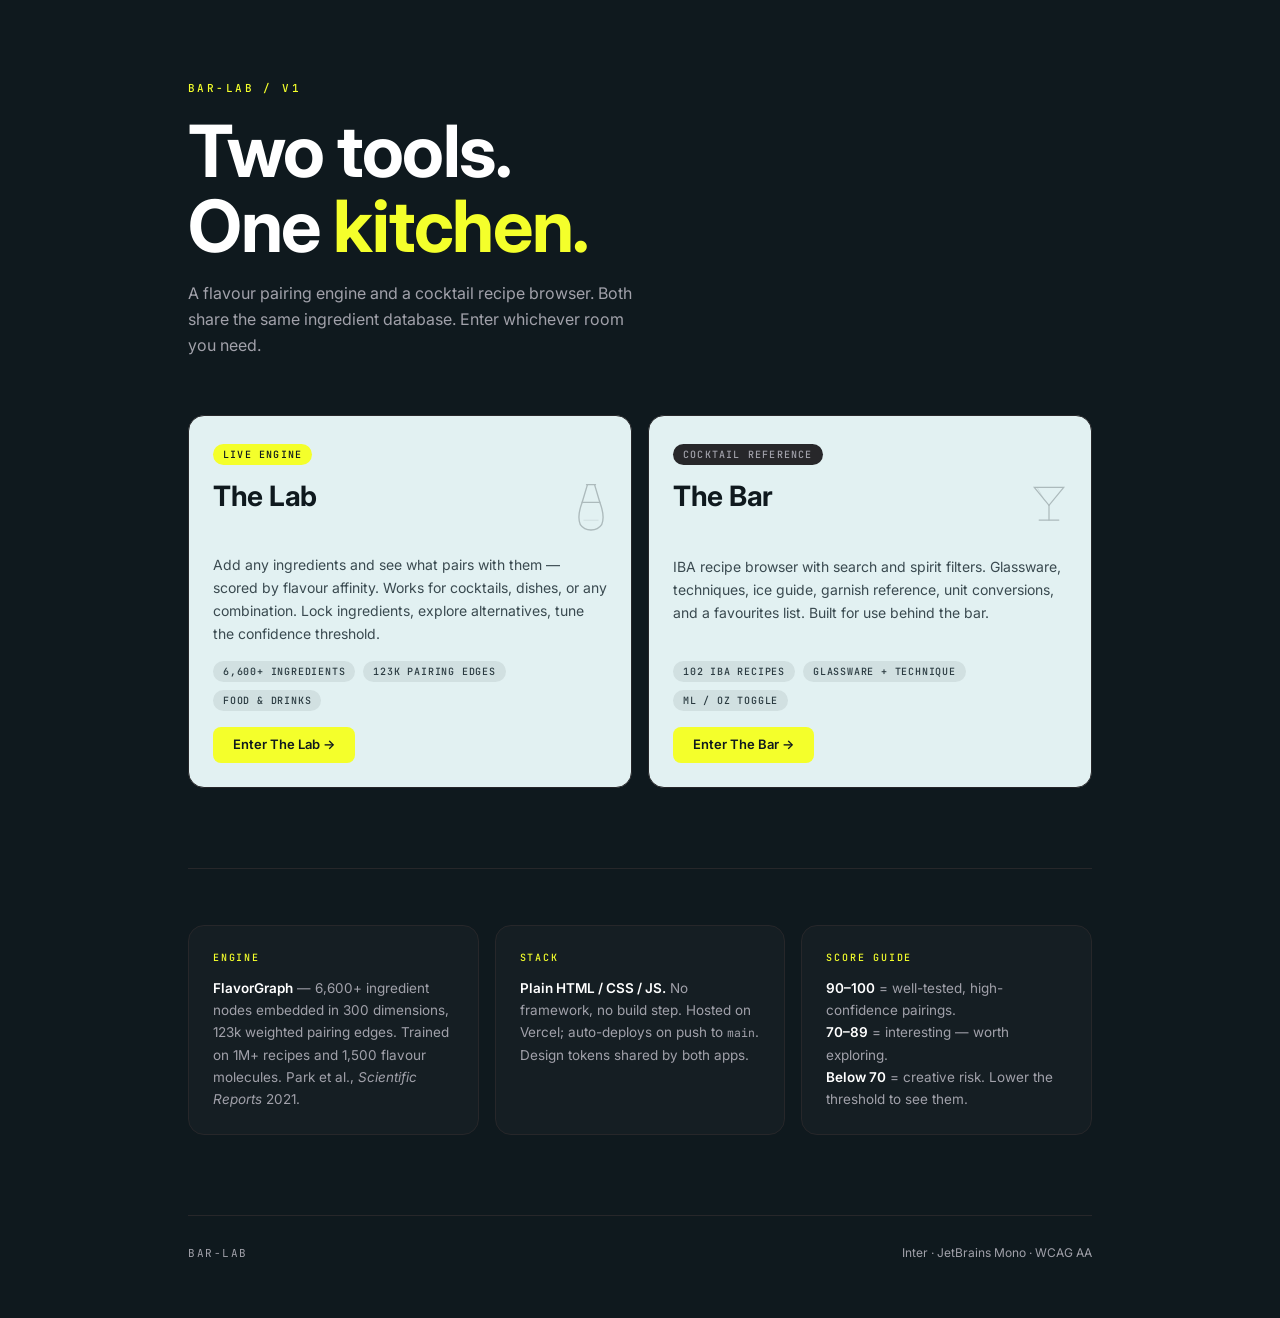
<file: index.html>
<!DOCTYPE html>
<html lang="en">
<head>
<meta charset="utf-8">
<meta name="viewport" content="width=device-width, initial-scale=1">
<title>Bar-Lab — Cocktail &amp; Flavour Tools</title>
<!--
  LANDING PAGE — shared between The Bar and The Lab.
  Keep both index.html files in sync when updating this page.
  The only differences between the two versions are the href values
  on the .door-enter links (one points to ./app.html, the other to
  the sister app's Vercel URL).
-->
<link rel="preconnect" href="https://fonts.googleapis.com">
<link rel="preconnect" href="https://fonts.gstatic.com" crossorigin>
<link href="https://fonts.googleapis.com/css2?family=Inter:wght@400;600;700&family=JetBrains+Mono:wght@500&display=swap" rel="stylesheet">
<style>
/* ── Zenith-X design tokens (from design.md) ────────────── */
:root{
  --primary:   #F4FF2B;
  --bg:        #0F191E;
  --surface:   #E2F1F2;
  --text:      #FFFFFF;
  --muted:     #A1A1AA;
  --border:    #27272A;
  --on-card:   #0F191E;
  --sans:      'Inter', system-ui, sans-serif;
  --mono:      'JetBrains Mono', 'Courier New', monospace;
  --ease:      cubic-bezier(.4,0,.2,1);
  --r-card:    16px;
  --r-ctrl:    8px;
  --r-pill:    9999px;
}
*,*::before,*::after{ box-sizing:border-box; margin:0; padding:0; }
html,body{ height:100%; }
body{
  background:var(--bg); color:var(--text);
  font-family:var(--sans); font-size:16px; line-height:1.5;
  -webkit-font-smoothing:antialiased;
}

/* ── Layout ─────────────────────────────────────────────── */
.wrap{ max-width:960px; margin:0 auto; padding:0 28px; }

/* ── Header ─────────────────────────────────────────────── */
header{ padding:80px 0 56px; }
.project-tag{
  font-family:var(--mono); font-size:11px; font-weight:500;
  letter-spacing:.22em; text-transform:uppercase;
  color:var(--primary); display:block; margin-bottom:16px;
}
.hub-title{
  font-size:clamp(38px,9vw,72px); font-weight:700;
  line-height:1.05; letter-spacing:-.02em;
  color:var(--text); margin-bottom:16px;
}
.hub-title span{ color:var(--primary); }
.hub-sub{
  font-size:16px; color:var(--muted);
  max-width:46ch; line-height:1.65;
}

/* ── Door grid ──────────────────────────────────────────── */
.doors{
  display:grid; grid-template-columns:1fr;
  gap:16px; margin-bottom:80px;
}
@media(min-width:600px){ .doors{ grid-template-columns:1fr 1fr; } }

.door{
  background:var(--surface); border:1px solid var(--border);
  border-radius:var(--r-card); padding:24px;
  display:flex; flex-direction:column; gap:16px;
  text-decoration:none; color:var(--on-card);
  transition:transform 200ms ease-out;
  position:relative;
}
.door:hover{ transform:translateY(-3px); }
.door:focus-visible{ outline:2px solid var(--primary); outline-offset:4px; }

/* Tag row */
.door-tag{
  font-family:var(--mono); font-size:10px; font-weight:500;
  letter-spacing:.12em; text-transform:uppercase;
  background:var(--border); color:var(--muted);
  border-radius:var(--r-pill); padding:3px 10px;
  display:inline-block; width:fit-content;
}
.door-tag.live{ background:var(--primary); color:var(--on-card); }

/* Name row */
.door-head{ display:flex; justify-content:space-between; align-items:flex-start; gap:12px; }
.door-name{
  font-size:28px; font-weight:700; line-height:1.1;
  letter-spacing:-.01em; color:var(--on-card);
}
.door-icon{ color:var(--on-card); opacity:.25; flex:0 0 auto; }

/* Description */
.door-desc{ font-size:14px; line-height:1.65; color:#3a4a50; flex:1; }

/* Chips */
.door-chips{ display:flex; gap:8px; flex-wrap:wrap; }
.chip{
  font-family:var(--mono); font-size:10px; font-weight:500;
  letter-spacing:.08em; text-transform:uppercase;
  background:rgba(15,25,30,.08); color:#2a3a40;
  border-radius:var(--r-pill); padding:3px 10px;
}

/* Enter CTA */
.door-enter{
  display:inline-flex; align-items:center; gap:8px;
  font-size:13px; font-weight:600;
  color:var(--on-card); background:var(--primary);
  border-radius:var(--r-ctrl); padding:8px 20px;
  width:fit-content; margin-top:auto;
  transition:transform 150ms ease-out;
}
.door:hover .door-enter{ transform:translateY(-1px); }

/* ── Info strip ─────────────────────────────────────────── */
.info{
  padding-top:56px; border-top:1px solid var(--border);
  display:grid; grid-template-columns:1fr;
  gap:16px; margin-bottom:80px;
}
@media(min-width:720px){ .info{ grid-template-columns:repeat(3,1fr); } }

.info-card{
  padding:24px;
  background:rgba(255,255,255,.025);
  border:1px solid var(--border);
  border-radius:var(--r-card);
}
.info-lbl{
  font-family:var(--mono); font-size:10px; font-weight:500;
  letter-spacing:.18em; text-transform:uppercase;
  color:var(--primary); display:block; margin-bottom:12px;
}
.info-body{ font-size:13.5px; color:var(--muted); line-height:1.65; }
.info-body strong{ color:var(--text); font-weight:600; }
.info-body em{ font-style:italic; }

/* ── Footer ─────────────────────────────────────────────── */
footer{
  padding:28px 0 56px; border-top:1px solid var(--border);
  display:flex; align-items:center;
  justify-content:space-between; flex-wrap:wrap; gap:12px;
}
.footer-l{ font-family:var(--mono); font-size:11px; letter-spacing:.14em; text-transform:uppercase; color:var(--muted); }
.footer-r{ font-size:12px; color:var(--muted); }
</style>
</head>
<body>
<div class="wrap">

  <header>
    <span class="project-tag">Bar-Lab / v1</span>
    <h1 class="hub-title">Two tools.<br>One <span>kitchen.</span></h1>
    <p class="hub-sub">A flavour pairing engine and a cocktail recipe browser. Both share the same ingredient database. Enter whichever room you need.</p>
  </header>

  <div class="doors">

    <!-- The Lab — this is The Lab's URL, so Enter goes to ./app.html -->
    <a class="door" href="./app.html">
      <div><span class="door-tag live">Live engine</span></div>
      <div class="door-head">
        <h2 class="door-name">The Lab</h2>
        <span class="door-icon" aria-hidden="true">
          <svg width="32" height="50" viewBox="0 0 36 56" fill="none"
               stroke="currentColor" stroke-width="1.5" stroke-linecap="round">
            <line x1="13" y1="4"  x2="23" y2="4"/>
            <line x1="14" y1="4"  x2="8"  y2="24"/>
            <line x1="22" y1="4"  x2="28" y2="24"/>
            <path d="M8,24 Q2,40 6,49 Q10,55 18,55 Q26,55 30,49 Q34,40 28,24 Z"/>
            <line x1="10" y1="44" x2="26" y2="44" stroke-width=".7" opacity=".5"/>
          </svg>
        </span>
      </div>
      <p class="door-desc">Add any ingredients and see what pairs with them — scored by flavour affinity. Works for cocktails, dishes, or any combination. Lock ingredients, explore alternatives, tune the confidence threshold.</p>
      <div class="door-chips">
        <span class="chip">6,600+ ingredients</span>
        <span class="chip">123k pairing edges</span>
        <span class="chip">Food &amp; drinks</span>
      </div>
      <span class="door-enter">Enter The Lab →</span>
    </a>

    <!-- The Bar — cross-link to the sister app's Vercel URL -->
    <a class="door" href="https://the-bar-kappa.vercel.app/app.html">
      <div><span class="door-tag">Cocktail Reference</span></div>
      <div class="door-head">
        <h2 class="door-name">The Bar</h2>
        <span class="door-icon" aria-hidden="true">
          <svg width="36" height="52" viewBox="0 0 44 60" fill="none"
               stroke="currentColor" stroke-width="1.5" stroke-linecap="round">
            <path d="M4,6 H40 L22,28 Z"/>
            <line x1="8"  y1="7"  x2="16" y2="21" stroke-width=".8" opacity=".5"/>
            <line x1="22" y1="28" x2="22" y2="46"/>
            <line x1="10" y1="46" x2="34" y2="46"/>
          </svg>
        </span>
      </div>
      <p class="door-desc">IBA recipe browser with search and spirit filters. Glassware, techniques, ice guide, garnish reference, unit conversions, and a favourites list. Built for use behind the bar.</p>
      <div class="door-chips">
        <span class="chip">102 IBA recipes</span>
        <span class="chip">Glassware + Technique</span>
        <span class="chip">ml / oz toggle</span>
      </div>
      <span class="door-enter">Enter The Bar →</span>
    </a>

  </div>

  <section class="info">
    <div class="info-card">
      <span class="info-lbl">Engine</span>
      <p class="info-body">
        <strong>FlavorGraph</strong> — 6,600+ ingredient nodes embedded in 300 dimensions,
        123k weighted pairing edges. Trained on 1M+ recipes and 1,500 flavour molecules.
        Park et al., <em>Scientific Reports</em> 2021.
      </p>
    </div>
    <div class="info-card">
      <span class="info-lbl">Stack</span>
      <p class="info-body">
        <strong>Plain HTML / CSS / JS.</strong> No framework, no build step.
        Hosted on Vercel; auto-deploys on push to
        <code style="font-family:var(--mono);font-size:.85em">main</code>.
        Design tokens shared by both apps.
      </p>
    </div>
    <div class="info-card">
      <span class="info-lbl">Score guide</span>
      <p class="info-body">
        <strong>90–100</strong> = well-tested, high-confidence pairings.<br>
        <strong>70–89</strong> = interesting — worth exploring.<br>
        <strong>Below 70</strong> = creative risk. Lower the threshold to see them.
      </p>
    </div>
  </section>

  <footer>
    <span class="footer-l">Bar-Lab</span>
    <span class="footer-r">Inter · JetBrains Mono · WCAG AA</span>
  </footer>

</div>
</body>
</html>
</file>
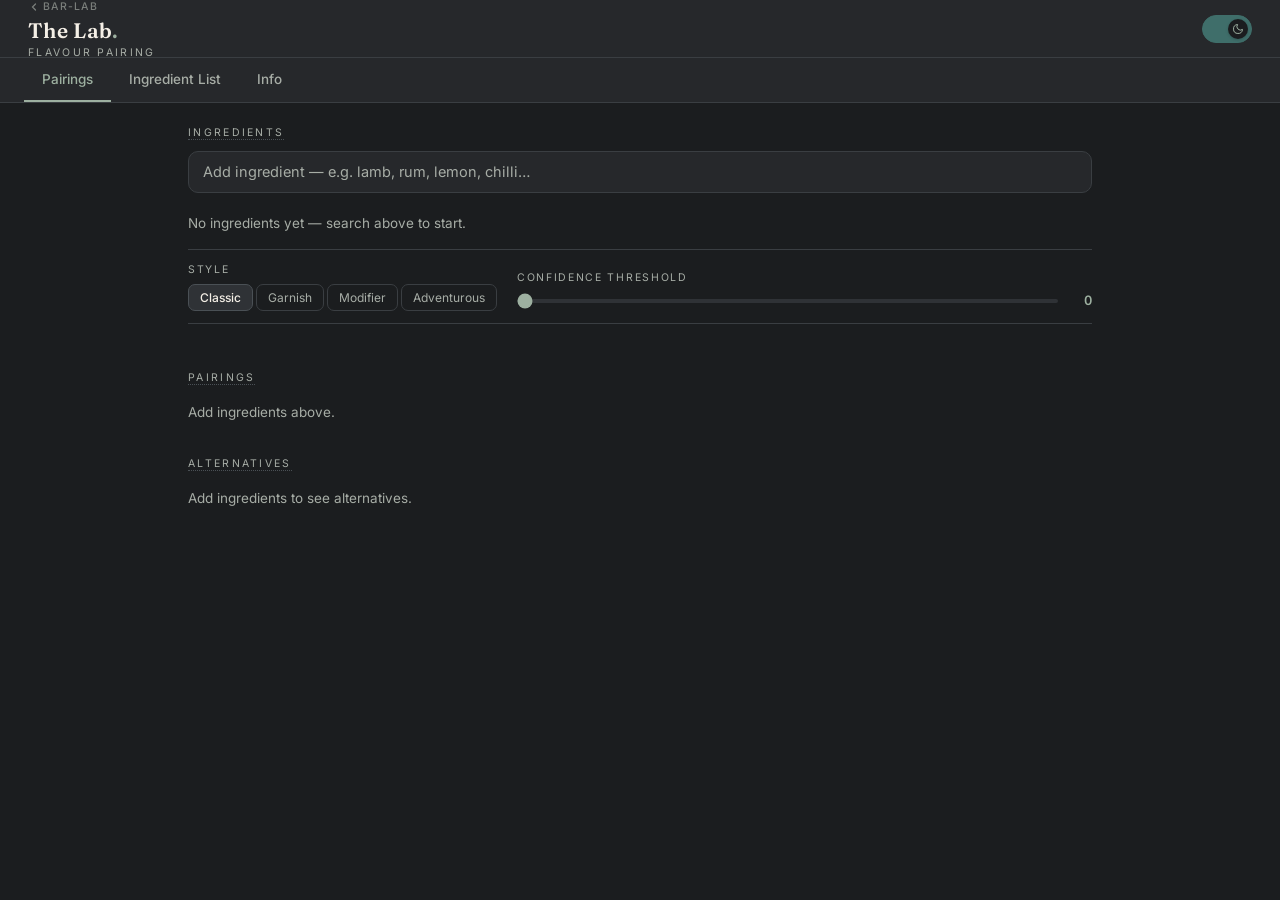
<file: app.html>
<!DOCTYPE html>
<html lang="en" data-theme="dark">
<head>
<meta charset="UTF-8" />
<meta name="viewport" content="width=device-width, initial-scale=1.0" />
<title>The Lab — Flavour Pairing</title>
<link rel="preconnect" href="https://fonts.googleapis.com" />
<link rel="preconnect" href="https://fonts.gstatic.com" crossorigin />
<link href="https://fonts.googleapis.com/css2?family=Fraunces:opsz,wght@9..144,400;9..144,500;9..144,600&family=Inter:wght@400;500;600&display=swap" rel="stylesheet" />
<link rel="stylesheet" href="tokens.css" />
<style>
*,*::before,*::after{box-sizing:border-box;margin:0;padding:0}
html,body{height:100%}
body{background:var(--bg);color:var(--text);font-family:var(--sans);font-size:15px;
  line-height:1.5;-webkit-font-smoothing:antialiased;transition:background .25s,color .25s}
.app{min-height:100dvh;display:flex;flex-direction:column}

/* ── Topbar ── */
.topbar{flex:0 0 auto;background:var(--surface);border-bottom:1px solid var(--border);
  padding:0 28px;height:58px;display:flex;align-items:center;justify-content:space-between;
  position:sticky;top:0;z-index:10}
.brand{font-family:var(--serif);font-weight:600;font-size:21px;letter-spacing:.3px;line-height:1}
.brand .dot{color:var(--accent)}
.brand-sub{font-size:10.5px;letter-spacing:.22em;text-transform:uppercase;color:var(--muted);margin-top:4px}
.home-btn{display:inline-flex;align-items:center;gap:3px;font-size:10.5px;font-weight:500;
  letter-spacing:.12em;text-transform:uppercase;color:var(--muted);text-decoration:none;
  margin-bottom:5px;opacity:.65;transition:opacity .15s}
.home-btn:hover{opacity:1}
.home-btn svg{flex:0 0 auto}
.theme-flick{width:50px;height:28px;border-radius:14px;border:1px solid var(--border);
  background:var(--surface-alt);cursor:pointer;position:relative;transition:background .28s,border-color .28s;padding:0}
[data-theme="dark"] .theme-flick{background:var(--accent-m);border-color:var(--accent-m)}
.theme-flick .knob{position:absolute;top:3px;left:3px;width:20px;height:20px;border-radius:50%;
  background:var(--bg);display:flex;align-items:center;justify-content:center;
  transition:transform .28s,background .28s;box-shadow:0 1px 3px rgba(0,0,0,.18)}
[data-theme="dark"] .theme-flick .knob{transform:translateX(22px)}
.theme-flick .knob svg{width:12px;height:12px;stroke:var(--accent);fill:none;stroke-width:2;flex:0 0 auto}

/* ── Tabs ── */
.tab-bar{flex:0 0 auto;background:var(--surface);border-bottom:1px solid var(--border);
  padding:0 24px;display:flex;position:sticky;top:58px;z-index:9}
.tab-btn{font-size:13.5px;font-weight:500;color:var(--muted);padding:13px 18px;
  border:none;background:none;cursor:pointer;border-bottom:2px solid transparent;
  transition:color .2s,border-color .2s;white-space:nowrap;font-family:var(--sans)}
.tab-btn.on{color:var(--accent);border-bottom-color:var(--accent)}
.tab-btn:hover:not(.on){color:var(--text)}

/* ── No-config banner ── */
.no-config-wrap{padding:16px 28px 0;max-width:960px;margin:0 auto}
.no-config{background:var(--surface);border:1px solid var(--border);border-left:3px solid var(--warning);
  border-radius:0 10px 10px 0;padding:11px 16px;font-size:13px;color:var(--muted);line-height:1.5}
.no-config b{color:var(--text);font-weight:600}
.no-config code{font-family:'Courier New',monospace;font-size:11.5px;background:var(--surface-alt);
  border:1px solid var(--border);padding:1px 5px;border-radius:3px;color:var(--accent)}

/* ── Views ── */
.main{flex:1}
.view{display:none;padding:22px 28px 56px;max-width:960px;margin:0 auto}
.view.active{display:block;animation:fadeUp .2s var(--ease) both}
@keyframes fadeUp{from{opacity:0;transform:translateY(4px)}to{opacity:1;transform:none}}
.sec-lbl{font-size:10.5px;letter-spacing:.22em;text-transform:uppercase;color:var(--muted);margin-bottom:10px}
.sec-lbl span[title]{cursor:help;border-bottom:1px dotted var(--border-s)}

/* ── Autocomplete input ── */
.ac-wrap{position:relative;margin-bottom:10px}
.ac-inp{width:100%;height:42px;border-radius:10px;border:1px solid var(--border);
  background:var(--surface);color:var(--text);font-family:var(--sans);font-size:14.5px;
  padding:0 14px;outline:none;transition:border-color .2s}
.ac-inp:focus{border-color:var(--accent)}
.ac-inp::placeholder{color:var(--muted)}
.ac-drop{position:absolute;top:calc(100% + 4px);left:0;right:0;background:var(--surface);
  border:1px solid var(--border);border-radius:10px;max-height:240px;overflow-y:auto;
  z-index:30;box-shadow:0 4px 20px rgba(0,0,0,.28);display:none}
.ac-drop.open{display:block}
.ac-opt{padding:9px 14px;font-size:13.5px;cursor:pointer;display:flex;align-items:center;gap:10px;transition:background .1s}
.ac-opt:hover,.ac-opt:focus{background:var(--surface-alt);outline:none}
.ac-opt small{font-size:10.5px;letter-spacing:.08em;text-transform:uppercase;color:var(--muted);margin-left:auto}
.ac-empty{padding:10px 14px;font-size:13px;color:var(--muted)}

/* ── Ingredient list ── */
.ing-list{margin-bottom:14px}
.ing-item{display:flex;align-items:center;gap:8px;padding:7px 0;border-bottom:1px solid var(--border)}
.ing-item:last-child{border:none}
.ing-name{flex:1;font-size:14px}
.ing-role{font-size:10.5px;color:var(--muted);letter-spacing:.06em;text-transform:uppercase;flex:0 0 72px}
.lock-btn{background:none;border:none;cursor:pointer;font-size:16px;padding:2px 5px;
  border-radius:5px;transition:background .15s;line-height:1}
.lock-btn:hover{background:var(--surface-alt)}
.rm-btn{background:none;border:none;cursor:pointer;color:var(--muted);font-size:18px;
  padding:2px 5px;border-radius:5px;transition:color .15s;line-height:1}
.rm-btn:hover{color:var(--danger)}
.ing-empty{color:var(--muted);font-size:13.5px;padding:10px 0 2px}

/* ── Controls row ── */
.controls-row{display:flex;gap:20px;align-items:flex-end;flex-wrap:wrap;
  padding:12px 0;border-top:1px solid var(--border);border-bottom:1px solid var(--border);margin-bottom:18px}
.ctrl-lbl{font-size:10.5px;letter-spacing:.16em;text-transform:uppercase;color:var(--muted);margin-bottom:6px}
.mode-seg{display:flex;gap:3px}
.mode-btn{font-size:12px;padding:5px 11px;border-radius:7px;border:1px solid var(--border);
  background:transparent;color:var(--muted);cursor:pointer;transition:.15s;font-family:var(--sans)}
.mode-btn.on{background:var(--surface-alt);border-color:var(--border-s);color:var(--text);font-weight:500}
.thresh-wrap{display:flex;gap:8px;align-items:center;flex:1;min-width:180px}
.thresh-slider{flex:1;-webkit-appearance:none;height:4px;border-radius:2px;
  background:var(--surface-alt);outline:none;cursor:pointer;accent-color:var(--accent)}
.thresh-val{font-size:13px;font-weight:600;color:var(--accent);min-width:26px;text-align:right;font-variant-numeric:tabular-nums}

/* ── Status ── */
.status-row{min-height:22px;font-size:12.5px;color:var(--muted);margin-bottom:6px;display:flex;align-items:center;gap:8px}
.spinner{display:inline-block;width:14px;height:14px;border:2px solid var(--border);
  border-top-color:var(--accent);border-radius:50%;animation:spin .6s linear infinite}
@keyframes spin{to{transform:rotate(360deg)}}

/* ── Result rows ── */
.result-item{display:flex;align-items:center;gap:10px;padding:8px 0;border-bottom:1px solid var(--border);
  cursor:pointer;transition:background .12s;border-radius:6px}
.result-item:last-of-type{border-bottom:none}
.result-item:hover{background:var(--surface-alt);padding:8px 8px;margin:0 -8px}
.r-name{flex:1;font-size:13.5px}
.r-cat{font-size:10px;color:var(--muted);letter-spacing:.08em;text-transform:uppercase;flex:0 0 66px;text-align:right}
.score-track{flex:0 0 130px;height:5px;border-radius:3px;background:var(--surface-alt);position:relative}
.score-fill{height:100%;border-radius:3px;background:var(--accent);transition:width .3s var(--ease)}
.score-line{position:absolute;top:-4px;bottom:-4px;width:2px;border-radius:1px;background:var(--warning)}
.score-num{flex:0 0 28px;text-align:right;font-size:12.5px;font-weight:600;
  color:var(--accent);font-variant-numeric:tabular-nums}
.below-thresh{font-size:12px;color:var(--muted);padding:8px 0;text-align:center;
  border-top:1px dashed var(--border);margin-top:4px}
.below-thresh button{background:none;border:none;color:var(--accent);cursor:pointer;
  font-size:12px;text-decoration:underline;font-family:var(--sans)}
.results-section{margin-bottom:28px}
.empty-state{color:var(--muted);font-size:13.5px;padding:6px 0}

/* ── Alternatives ── */
.alt-group{margin-bottom:14px}
.alt-lbl{font-size:12px;color:var(--muted);margin-bottom:7px}
.alt-lbl b{color:var(--text)}
.alt-chips{display:flex;flex-wrap:wrap;gap:6px}
.alt-chip{display:inline-flex;align-items:center;gap:6px;font-size:12.5px;
  background:var(--surface);border:1px solid var(--border);border-radius:7px;
  padding:4px 11px;cursor:pointer;transition:.15s var(--ease)}
.alt-chip:hover{border-color:var(--accent-m);background:var(--surface-alt)}
.alt-chip .ascore{font-size:11px;font-weight:600;color:var(--accent)}

/* ── Ingredient List tab ── */
.list-controls{display:flex;gap:8px;margin-bottom:14px;flex-wrap:wrap}
.list-search{flex:1;min-width:180px;height:38px;border-radius:9px;border:1px solid var(--border);
  background:var(--surface);color:var(--text);font-size:14px;padding:0 12px;outline:none;
  font-family:var(--sans);transition:border-color .2s}
.list-search:focus{border-color:var(--accent)}
.list-filter{height:38px;border-radius:9px;border:1px solid var(--border);background:var(--surface-alt);
  color:var(--text);font-size:13px;padding:0 10px;outline:none;cursor:pointer;font-family:var(--sans)}
.node-table{width:100%;border-collapse:collapse}
.node-table th{text-align:left;font-size:10.5px;letter-spacing:.18em;text-transform:uppercase;
  color:var(--muted);padding:0 8px 10px;font-weight:500}
.node-table td{padding:7px 8px;border-bottom:1px solid var(--border);font-size:13.5px;color:var(--text)}
.node-table tbody tr{cursor:pointer;transition:background .1s}
.node-table tbody tr:hover td{background:var(--surface-alt)}
.node-table tbody tr:last-child td{border:none}
.role-badge{font-size:10px;letter-spacing:.06em;text-transform:uppercase;color:var(--muted);
  background:var(--surface-alt);border:1px solid var(--border);border-radius:5px;padding:2px 7px}

/* ── Profile overlay ── */
.overlay{position:fixed;inset:0;background:rgba(0,0,0,.5);z-index:50;
  display:flex;align-items:center;justify-content:center;padding:20px}
.overlay-card{background:var(--surface);border:1px solid var(--border);border-radius:16px;
  padding:24px;max-width:500px;width:100%;max-height:82vh;overflow-y:auto}
.profile-name{font-family:var(--serif);font-size:22px;font-weight:500;margin-bottom:6px}
.profile-meta{display:flex;gap:8px;align-items:center;margin-bottom:16px;flex-wrap:wrap}

/* ── Info tab ── */
.info-block{margin-bottom:28px}
.info-h{font-family:var(--serif);font-size:19px;font-weight:500;margin-bottom:8px;
  padding-bottom:8px;border-bottom:1px solid var(--border)}
.info-p{font-size:13.5px;color:var(--muted);line-height:1.7;margin-bottom:6px}
.info-p b{color:var(--text)}
.info-table{width:100%;border-collapse:collapse;margin:10px 0;font-size:13px}
.info-table td{padding:7px 12px;border-bottom:1px solid var(--border)}
.info-table td:first-child{color:var(--accent);font-weight:600;white-space:nowrap;width:110px}
.info-table td:last-child{color:var(--muted)}
.info-table tr:last-child td{border:none}
.info-attr{font-size:12px;color:var(--muted);margin-top:8px;font-style:italic}
.info-attr a{color:var(--accent);text-decoration:none}
.info-attr a:hover{text-decoration:underline}
</style>
</head>
<body>
<div class="app">

  <header class="topbar">
    <div>
      <a class="home-btn" href="/" aria-label="Back to home">
        <svg width="12" height="12" viewBox="0 0 24 24" fill="none" stroke="currentColor" stroke-width="2.5" stroke-linecap="round"><polyline points="15 18 9 12 15 6"/></svg>
        Bar-Lab
      </a>
      <div class="brand">The Lab<span class="dot">.</span></div>
      <div class="brand-sub">Flavour pairing</div>
    </div>
    <button class="theme-flick" id="theme-btn" aria-label="Toggle theme">
      <span class="knob"><svg id="theme-icon" viewBox="0 0 24 24">
        <path d="M21 12.79A9 9 0 1111.21 3 7 7 0 0021 12.79z"/>
      </svg></span>
    </button>
  </header>

  <nav class="tab-bar" role="tablist">
    <button class="tab-btn on" data-tab="pairings">Pairings</button>
    <button class="tab-btn" data-tab="ingredients">Ingredient List</button>
    <button class="tab-btn" data-tab="info">Info</button>
  </nav>

  <div id="no-config-wrap" class="no-config-wrap" style="display:none">
    <div class="no-config">
      <b>Supabase not configured.</b> Open <code>index.html</code>, find the
      <code>&lt;script&gt;</code> block and paste your <code>SUPABASE_URL</code>
      and <code>SUPABASE_ANON_KEY</code>. The ingredient list works offline;
      live pairing scores require a connection.
    </div>
  </div>

  <div class="main">

    <!-- PAIRINGS -->
    <section class="view active" id="view-pairings">

      <div class="sec-lbl"><span title="Add ingredients to find compatible flavours">Ingredients</span></div>
      <div class="ac-wrap">
        <input class="ac-inp" id="ac-inp" type="search"
          placeholder="Add ingredient — e.g. lamb, rum, lemon, chilli…" autocomplete="off" />
        <div class="ac-drop" id="ac-drop"></div>
      </div>
      <div class="ing-list" id="ing-list">
        <div class="ing-empty">No ingredients yet — search above to start.</div>
      </div>

      <div class="controls-row">
        <div>
          <div class="ctrl-lbl" title="Maps to FlavorGraph modes: explore → garnish → modifier → twist">Style</div>
          <div class="mode-seg" id="mode-seg">
            <button class="mode-btn on" data-mode="explore">Classic</button>
            <button class="mode-btn" data-mode="garnish">Garnish</button>
            <button class="mode-btn" data-mode="modifier">Modifier</button>
            <button class="mode-btn" data-mode="twist">Adventurous</button>
          </div>
        </div>
        <div style="flex:1;min-width:200px">
          <div class="ctrl-lbl" title="Only results at or above this score are shown. Default 90 = well-tested pairings only.">Confidence threshold</div>
          <div class="thresh-wrap">
            <input class="thresh-slider" id="thresh-slider" type="range" min="0" max="100" value="0" />
            <span class="thresh-val" id="thresh-val">0</span>
          </div>
        </div>
      </div>

      <div class="status-row" id="status-row"></div>

      <div class="results-section" id="sec-pairings">
        <div class="sec-lbl"><span title="Ingredients that work with your full selection, ranked by confidence score. Click any to add.">Pairings</span></div>
        <div id="pairings-list"></div>
      </div>

      <div class="results-section" id="sec-alternatives">
        <div class="sec-lbl"><span title="Swap suggestions for unlocked (🔓) ingredients — what else could work with the rest of your selection.">Alternatives</span></div>
        <div id="alternatives-list"></div>
      </div>

    </section>

    <!-- INGREDIENT LIST -->
    <section class="view" id="view-ingredients">
      <div class="list-controls">
        <input class="list-search" id="list-q" type="search" placeholder="Search ingredients…" autocomplete="off" />
        <select class="list-filter" id="list-role"><option value="">All roles</option></select>
      </div>
      <table class="node-table">
        <thead><tr><th>Ingredient</th><th>Role</th><th>Category</th></tr></thead>
        <tbody id="node-tbody"></tbody>
      </table>
    </section>

    <!-- INFO -->
    <section class="view" id="view-info">

      <div class="info-block">
        <div class="info-h">What is FlavorGraph?</div>
        <p class="info-p">A graph of <b>8 000 ingredients and flavor compounds</b> with 147 000 edges, built from two sources: statistical co-occurrence across <b>more than one million recipes</b>, and shared chemical affinity across <b>~1 500 flavor molecules</b>. Each ingredient is mapped to a point in a 300-dimensional space — ingredients that taste good together sit close together.</p>
      </div>

      <div class="info-block">
        <div class="info-h">What does the score mean?</div>
        <p class="info-p">The score (0–100) is the <b>cosine similarity</b> of ingredient embeddings — how close two ingredients are in flavor space. Higher = stronger, better-tested affinity.</p>
        <table class="info-table">
          <tr><td>90–100</td><td>Well-tested. Classic, high-confidence pairings.</td></tr>
          <tr><td>70–89</td><td>Interesting territory. Worth exploring.</td></tr>
          <tr><td>50–69</td><td>Creative risk. Context-dependent.</td></tr>
          <tr><td>&lt; 50</td><td>Adventurous. Proceed with curiosity.</td></tr>
        </table>
        <p class="info-p">The default threshold is <b>90</b>. Drag it left to reveal more options. The yellow line on each score bar shows the current threshold.</p>
      </div>

      <div class="info-block">
        <div class="info-h">Multi-ingredient queries</div>
        <p class="info-p">With multiple ingredients selected, the query uses the <b>centroid</b> — the mean of all your ingredient embeddings. Only flavours near the centre of your selection score highly. This means broad results for <b>chicken</b> alone, and focused results for <b>chicken + chilli + garlic + onion</b>. The more specific your palette, the more specific the suggestions. This is a feature, not a limitation.</p>
      </div>

      <div class="info-block">
        <div class="info-h">Style modes</div>
        <table class="info-table">
          <tr><td>Classic</td><td>Broadest, most established pairings (explore mode)</td></tr>
          <tr><td>Garnish</td><td>Finishing notes — accent and complement</td></tr>
          <tr><td>Modifier</td><td>Structural swaps — same role, different character</td></tr>
          <tr><td>Adventurous</td><td>Unexpected but graph-supported affinities (twist mode)</td></tr>
        </table>
      </div>

      <div class="info-block">
        <div class="info-h">Lock &amp; unlock</div>
        <p class="info-p"><b>🔒 Lock</b> an ingredient to fix it in the query — it will always be included. <b>🔓 Unlock</b> an ingredient to mark it as flexible; the Alternatives section will suggest what could replace it while working with the locked set.</p>
        <p class="info-p">If all ingredients are locked, Alternatives are hidden. New ingredients are locked by default.</p>
      </div>

      <p class="info-attr">Park et al., "FlavorGraph: a large-scale food-chemical graph for generating food representations and recommending food pairings," <em>Scientific Reports</em>, 2021.
        <a href="https://github.com/lamypark/FlavorGraph" target="_blank" rel="noopener">github.com/lamypark/FlavorGraph</a>
      </p>

    </section>

  </div><!-- /main -->

  <!-- Profile overlay -->
  <div class="overlay" id="profile-overlay" style="display:none">
    <div class="overlay-card" id="profile-card"></div>
  </div>

</div>

<script>
/* ============================================================
   CONFIG — paste your Supabase project details here.
   The anon key is safe in the client (RLS is read-only).
   ============================================================ */
const SUPABASE_URL      = "https://zmflwqfebartfnjrsvpv.supabase.co";
const SUPABASE_ANON_KEY = "sb_publishable_paTGMPndKkktfbuqxpdLCA_pkPmHkYB";

/* ── Helpers ──────────────────────────────────────────────── */
const $  = (s, r = document) => r.querySelector(s);
const $$ = (s, r = document) => [...r.querySelectorAll(s)];
const esc = s => String(s).replace(/[&<>"]/g,
  c => ({"&":"&amp;","<":"&lt;",">":"&gt;",'"':"&quot;"}[c]));

/* ============================================================
   SEED DATA
   Mirrors flavor_nodes structure. Used when Supabase is offline.
   The live nodes table will replace this on boot if keys are set.
   ============================================================ */
const SEED_NODES = [
  // Spirits
  {name:"white-rum",display_name:"White Rum",bar_role:"spirit",category:"alcohol"},
  {name:"aged-rum",display_name:"Aged Rum",bar_role:"spirit",category:"alcohol"},
  {name:"gin",display_name:"London Dry Gin",bar_role:"spirit",category:"alcohol"},
  {name:"vodka",display_name:"Vodka",bar_role:"spirit",category:"alcohol"},
  {name:"blanco-tequila",display_name:"Blanco Tequila",bar_role:"spirit",category:"alcohol"},
  {name:"mezcal",display_name:"Mezcal",bar_role:"spirit",category:"alcohol"},
  {name:"bourbon",display_name:"Bourbon",bar_role:"spirit",category:"alcohol"},
  {name:"rye-whiskey",display_name:"Rye Whiskey",bar_role:"spirit",category:"alcohol"},
  {name:"scotch-whisky",display_name:"Scotch Whisky",bar_role:"spirit",category:"alcohol"},
  {name:"cognac",display_name:"Cognac",bar_role:"spirit",category:"alcohol"},
  {name:"pisco",display_name:"Pisco",bar_role:"spirit",category:"alcohol"},
  {name:"calvados",display_name:"Calvados",bar_role:"spirit",category:"alcohol"},
  // Fortified / vermouth
  {name:"sweet-vermouth",display_name:"Sweet Vermouth",bar_role:"fortified",category:"alcohol"},
  {name:"dry-vermouth",display_name:"Dry Vermouth",bar_role:"fortified",category:"alcohol"},
  // Liqueurs / bitters
  {name:"campari",display_name:"Campari",bar_role:"bitters",category:"alcohol"},
  {name:"aperol",display_name:"Aperol",bar_role:"bitters",category:"alcohol"},
  {name:"triple-sec",display_name:"Triple Sec",bar_role:"liqueur",category:"alcohol"},
  {name:"maraschino",display_name:"Maraschino Liqueur",bar_role:"liqueur",category:"alcohol"},
  {name:"coffee-liqueur",display_name:"Coffee Liqueur",bar_role:"liqueur",category:"alcohol"},
  {name:"elderflower-liqueur",display_name:"Elderflower Liqueur",bar_role:"liqueur",category:"alcohol"},
  {name:"green-chartreuse",display_name:"Green Chartreuse",bar_role:"liqueur",category:"alcohol"},
  {name:"amaro",display_name:"Amaro",bar_role:"liqueur",category:"alcohol"},
  {name:"angostura-bitters",display_name:"Angostura Bitters",bar_role:"bitters",category:"alcohol"},
  {name:"orange-bitters",display_name:"Orange Bitters",bar_role:"bitters",category:"alcohol"},
  // Citrus
  {name:"lime-juice",display_name:"Lime Juice",bar_role:"citrus",category:"citrus"},
  {name:"lemon-juice",display_name:"Lemon Juice",bar_role:"citrus",category:"citrus"},
  {name:"grapefruit-juice",display_name:"Grapefruit Juice",bar_role:"citrus",category:"citrus"},
  {name:"orange-juice",display_name:"Orange Juice",bar_role:"citrus",category:"citrus"},
  {name:"yuzu-juice",display_name:"Yuzu Juice",bar_role:"citrus",category:"citrus"},
  // Syrups / sweeteners
  {name:"simple-syrup",display_name:"Simple Syrup",bar_role:"syrup",category:"sweetener"},
  {name:"honey-syrup",display_name:"Honey Syrup",bar_role:"syrup",category:"sweetener"},
  {name:"orgeat",display_name:"Orgeat",bar_role:"syrup",category:"sweetener"},
  {name:"grenadine",display_name:"Grenadine",bar_role:"syrup",category:"sweetener"},
  {name:"honey",display_name:"Honey",bar_role:"syrup",category:"sweetener"},
  {name:"maple-syrup",display_name:"Maple Syrup",bar_role:"syrup",category:"sweetener"},
  // Herbs
  {name:"mint",display_name:"Mint",bar_role:"herb",category:"herb"},
  {name:"basil",display_name:"Basil",bar_role:"herb",category:"herb"},
  {name:"rosemary",display_name:"Rosemary",bar_role:"herb",category:"herb"},
  {name:"thyme",display_name:"Thyme",bar_role:"herb",category:"herb"},
  {name:"tarragon",display_name:"Tarragon",bar_role:"herb",category:"herb"},
  {name:"sage",display_name:"Sage",bar_role:"herb",category:"herb"},
  {name:"coriander-leaf",display_name:"Coriander (leaf)",bar_role:"herb",category:"herb"},
  // Spices
  {name:"ginger",display_name:"Ginger",bar_role:"spice",category:"spice"},
  {name:"chilli",display_name:"Chilli",bar_role:"spice",category:"spice"},
  {name:"black-pepper",display_name:"Black Pepper",bar_role:"spice",category:"spice"},
  {name:"cardamom",display_name:"Cardamom",bar_role:"spice",category:"spice"},
  {name:"cinnamon",display_name:"Cinnamon",bar_role:"spice",category:"spice"},
  {name:"star-anise",display_name:"Star Anise",bar_role:"spice",category:"spice"},
  {name:"turmeric",display_name:"Turmeric",bar_role:"spice",category:"spice"},
  {name:"cumin",display_name:"Cumin",bar_role:"spice",category:"spice"},
  // Mixers
  {name:"soda-water",display_name:"Soda Water",bar_role:"mixer",category:"mixer"},
  {name:"tonic-water",display_name:"Tonic Water",bar_role:"mixer",category:"mixer"},
  {name:"ginger-beer",display_name:"Ginger Beer",bar_role:"mixer",category:"mixer"},
  {name:"coconut-water",display_name:"Coconut Water",bar_role:"mixer",category:"mixer"},
  // Dairy / egg
  {name:"egg-white",display_name:"Egg White",bar_role:"dairy",category:"dairy"},
  {name:"heavy-cream",display_name:"Heavy Cream",bar_role:"dairy",category:"dairy"},
  {name:"butter",display_name:"Butter",bar_role:"dairy",category:"dairy"},
  {name:"parmesan",display_name:"Parmesan",bar_role:"dairy",category:"dairy"},
  // Meat / seafood
  {name:"lamb",display_name:"Lamb",bar_role:"other",category:"meat"},
  {name:"beef",display_name:"Beef",bar_role:"other",category:"meat"},
  {name:"chicken",display_name:"Chicken",bar_role:"other",category:"meat"},
  {name:"pork",display_name:"Pork",bar_role:"other",category:"meat"},
  {name:"duck",display_name:"Duck",bar_role:"other",category:"meat"},
  {name:"salmon",display_name:"Salmon",bar_role:"other",category:"seafood"},
  {name:"tuna",display_name:"Tuna",bar_role:"other",category:"seafood"},
  {name:"anchovy",display_name:"Anchovy",bar_role:"other",category:"seafood"},
  // Alliums / aromatics
  {name:"garlic",display_name:"Garlic",bar_role:"other",category:"vegetable"},
  {name:"onion",display_name:"Onion",bar_role:"other",category:"vegetable"},
  {name:"shallot",display_name:"Shallot",bar_role:"other",category:"vegetable"},
  {name:"leek",display_name:"Leek",bar_role:"other",category:"vegetable"},
  {name:"black-garlic",display_name:"Black Garlic",bar_role:"other",category:"vegetable"},
  // Vegetables
  {name:"tomato",display_name:"Tomato",bar_role:"other",category:"vegetable"},
  {name:"mushroom",display_name:"Mushroom",bar_role:"other",category:"vegetable"},
  {name:"truffle",display_name:"Truffle",bar_role:"other",category:"vegetable"},
  {name:"fennel",display_name:"Fennel",bar_role:"other",category:"vegetable"},
  {name:"celery",display_name:"Celery",bar_role:"other",category:"vegetable"},
  {name:"cucumber-veg",display_name:"Cucumber",bar_role:"other",category:"vegetable"},
  // Fruit
  {name:"strawberry",display_name:"Strawberry",bar_role:"fruit",category:"fruit"},
  {name:"raspberry",display_name:"Raspberry",bar_role:"fruit",category:"fruit"},
  {name:"mango",display_name:"Mango",bar_role:"fruit",category:"fruit"},
  {name:"pineapple",display_name:"Pineapple",bar_role:"fruit",category:"fruit"},
  {name:"peach",display_name:"Peach",bar_role:"fruit",category:"fruit"},
  {name:"apple",display_name:"Apple",bar_role:"fruit",category:"fruit"},
  {name:"coconut",display_name:"Coconut",bar_role:"fruit",category:"fruit"},
  {name:"passion-fruit",display_name:"Passion Fruit",bar_role:"fruit",category:"fruit"},
  // Other
  {name:"dark-chocolate",display_name:"Dark Chocolate",bar_role:"other",category:"other"},
  {name:"vanilla",display_name:"Vanilla",bar_role:"other",category:"other"},
  {name:"espresso",display_name:"Espresso",bar_role:"other",category:"other"},
  {name:"miso",display_name:"Miso",bar_role:"other",category:"other"},
  {name:"soy-sauce",display_name:"Soy Sauce",bar_role:"other",category:"other"},
  {name:"olive",display_name:"Olive",bar_role:"other",category:"other"},
  {name:"capers",display_name:"Capers",bar_role:"other",category:"other"},
];

/* ============================================================
   DATA LAYER
   ============================================================ */
const DB = {
  enabled(){ return !!(SUPABASE_URL && SUPABASE_ANON_KEY); },
  _mem: new Map(),
  _h(){
    return {apikey:SUPABASE_ANON_KEY,"Content-Type":"application/json"};
  },
  async _rpc(fn, body){
    const ck="rpc:"+fn+":"+JSON.stringify(body);
    if(this._mem.has(ck)) return this._mem.get(ck);
    try{const s=localStorage.getItem("lab:"+ck);if(s){const v=JSON.parse(s);this._mem.set(ck,v);return v;}}catch(e){}
    const r=await fetch(SUPABASE_URL+"/rest/v1/rpc/"+fn,{method:"POST",headers:this._h(),body:JSON.stringify(body)});
    if(!r.ok) throw new Error(fn+" → HTTP "+r.status);
    const d=await r.json();
    this._mem.set(ck,d);
    try{localStorage.setItem("lab:"+ck,JSON.stringify(d));}catch(e){}
    return d;
  },
  async _get(path){
    const ck="get:"+path;
    if(this._mem.has(ck)) return this._mem.get(ck);
    try{const s=localStorage.getItem("lab:"+ck);if(s){const v=JSON.parse(s);this._mem.set(ck,v);return v;}}catch(e){}
    const r=await fetch(SUPABASE_URL+"/rest/v1/"+path,{headers:this._h()});
    if(!r.ok) throw new Error("GET "+path+" → HTTP "+r.status);
    const d=await r.json();
    this._mem.set(ck,d);
    try{localStorage.setItem("lab:"+ck,JSON.stringify(d));}catch(e){}
    return d;
  },
  pair(ingredients,mode="explore",exclude=[],limit=30){
    return this._rpc("flavor_pair",{p_ingredients:ingredients,p_mode:mode,p_exclude:exclude,p_limit:limit});
  },
  nodes(){ return this._get("flavor_nodes?select=name,display_name,category,bar_role"); },
};

/* ============================================================
   APP STATE
   ============================================================ */
const state = {
  ingredients: [],   // [{id,name,display_name,bar_role,locked}]
  mode:        "explore",
  threshold:   0,
  pairings:    [],   // raw results from RPC
  alts:        {},   // {ingredient_id:[{name,display_name,score},...]}
  allNodes:    {},   // name → node (seed + live merged)
  nextId:      1,
};

/* Populate from seed immediately so the ingredient list works offline */
SEED_NODES.forEach(n => { state.allNodes[n.name] = n; });

/* ============================================================
   THEME
   ============================================================ */
const MOON='<path d="M21 12.79A9 9 0 1111.21 3 7 7 0 0021 12.79z"/>';
const SUN ='<circle cx="12" cy="12" r="5"/><line x1="12" y1="1" x2="12" y2="3"/><line x1="12" y1="21" x2="12" y2="23"/><line x1="4.22" y1="4.22" x2="5.64" y2="5.64"/><line x1="18.36" y1="18.36" x2="19.78" y2="19.78"/><line x1="1" y1="12" x2="3" y2="12"/><line x1="21" y1="12" x2="23" y2="12"/><line x1="4.22" y1="19.78" x2="5.64" y2="18.36"/><line x1="18.36" y1="5.64" x2="19.78" y2="4.22"/>';
function applyTheme(dark){
  document.documentElement.dataset.theme=dark?"dark":"light";
  $('#theme-icon').innerHTML=dark?MOON:SUN;
  try{localStorage.setItem("lab:theme",dark?"dark":"light");}catch(e){}
}
$('#theme-btn').addEventListener("click",()=>applyTheme(document.documentElement.dataset.theme!=="dark"));
applyTheme(localStorage.getItem("lab:theme")!=="light");

/* ============================================================
   TAB ROUTING
   ============================================================ */
function showTab(id){
  $$(".tab-btn").forEach(b=>b.classList.toggle("on",b.dataset.tab===id));
  $$(".view").forEach(v=>{
    const on=v.id==="view-"+id;
    v.classList.toggle("active",on);
    if(on){v.style.animation="none";v.offsetHeight;v.style.animation="";}
  });
  if(id==="ingredients") renderNodeTable();
}
$$(".tab-btn").forEach(b=>b.addEventListener("click",()=>showTab(b.dataset.tab)));

/* ============================================================
   AUTOCOMPLETE
   ============================================================ */
let acT;
const acInp=$('#ac-inp'), acDrop=$('#ac-drop');

acInp.addEventListener('input',e=>{clearTimeout(acT);acT=setTimeout(()=>renderAC(e.target.value.trim()),130);});
acInp.addEventListener('focus',e=>{if(e.target.value.trim())renderAC(e.target.value.trim());});
document.addEventListener('click',e=>{if(!e.target.closest('.ac-wrap'))closeAC();});
acInp.addEventListener('keydown',e=>{
  if(e.key==='Escape'){closeAC();acInp.blur();}
});

function renderAC(q){
  if(!q){closeAC();return;}
  const ql=q.toLowerCase();
  const used=new Set(state.ingredients.map(i=>i.name));
  const hits=Object.values(state.allNodes)
    .filter(n=>!used.has(n.name)&&(n.display_name.toLowerCase().includes(ql)||n.name.includes(ql)))
    .slice(0,14);
  acDrop.innerHTML=hits.length
    ? hits.map(n=>`<div class="ac-opt" tabindex="0" data-name="${esc(n.name)}" data-dn="${esc(n.display_name)}" data-role="${esc(n.bar_role||'')}">
        ${esc(n.display_name)}<small>${esc(n.bar_role||n.category||'')}</small>
      </div>`).join('')
    : `<div class="ac-empty">No matches for "${esc(q)}".</div>`;
  $$('.ac-opt',acDrop).forEach(o=>o.addEventListener('click',()=>pickAC(o)));
  acDrop.classList.add('open');
}
function pickAC(opt){
  addIngredient(opt.dataset.name,opt.dataset.dn,opt.dataset.role);
  acInp.value='';closeAC();acInp.focus();
}
function closeAC(){acDrop.classList.remove('open');}

/* ============================================================
   INGREDIENT MANAGEMENT
   ============================================================ */
function addIngredient(name,display_name,bar_role){
  if(state.ingredients.find(i=>i.name===name))return;
  state.ingredients.push({id:String(state.nextId++),name,display_name,bar_role:bar_role||'other',locked:true});
  renderIngList();
  scheduleQuery();
}
function removeIngredient(id){
  state.ingredients=state.ingredients.filter(i=>i.id!==id);
  renderIngList();scheduleQuery();
}
function toggleLock(id){
  const i=state.ingredients.find(x=>x.id===id);
  if(i){i.locked=!i.locked;renderIngList();scheduleQuery();}
}
function renderIngList(){
  const el=$('#ing-list');
  if(!state.ingredients.length){
    el.innerHTML='<div class="ing-empty">No ingredients yet — search above to start.</div>';
    return;
  }
  el.innerHTML=state.ingredients.map(i=>`
    <div class="ing-item" data-id="${esc(i.id)}">
      <span class="ing-name">${esc(i.display_name)}</span>
      <span class="ing-role">${esc(i.bar_role||'')}</span>
      <button class="lock-btn" data-id="${esc(i.id)}" title="${i.locked?'Locked – click to unlock':'Unlocked – click to lock'}">${i.locked?'🔒':'🔓'}</button>
      <button class="rm-btn"   data-id="${esc(i.id)}" title="Remove">×</button>
    </div>`).join('');
  $$('.lock-btn',el).forEach(b=>b.addEventListener('click',()=>toggleLock(b.dataset.id)));
  $$('.rm-btn',  el).forEach(b=>b.addEventListener('click',()=>removeIngredient(b.dataset.id)));
}

/* ============================================================
   MODE & THRESHOLD
   ============================================================ */
$$('.mode-btn').forEach(b=>b.addEventListener('click',()=>{
  state.mode=b.dataset.mode;
  $$('.mode-btn').forEach(x=>x.classList.toggle('on',x===b));
  scheduleQuery();
}));
$('#thresh-slider').addEventListener('input',e=>{
  state.threshold=+e.target.value;
  $('#thresh-val').textContent=state.threshold;
  renderPairings();renderAlternatives(); /* re-filter, no new fetch */
});

/* ============================================================
   QUERY ORCHESTRATION
   ============================================================ */
let qTimer;
function scheduleQuery(delay=400){clearTimeout(qTimer);qTimer=setTimeout(runQuery,delay);}

/* The RPC returns cosine-similarity as a 0–1 decimal.
   The UI expects 0–100. Normalise once at ingestion so all
   display code (scoreRow, threshold comparison, alt chips) works correctly. */
function normPairings(arr){
  return (arr||[]).map(p=>({
    ...p,
    score: p.score != null && p.score <= 1.0 ? p.score * 100 : (p.score || 0)
  }));
}

async function runQuery(){
  if(!state.ingredients.length){
    state.pairings=[];state.alts={};
    renderPairings();renderAlternatives();setStatus('');return;
  }
  if(!DB.enabled()){
    setStatus('Connect Supabase to see live pairing scores.');
    renderPairings();renderAlternatives();return;
  }
  const names=state.ingredients.map(i=>i.name);
  try{
    setStatus('<span class="spinner"></span> Fetching pairings…');
    state.pairings=normPairings(await DB.pair(names,state.mode,names,40));
    renderPairings();
    setStatus('');
  }catch(e){
    setStatus('Error: '+e.message);
    console.error(e);
  }
  await runAlts();
}

async function runAlts(){
  const unlocked=state.ingredients.filter(i=>!i.locked);
  if(!unlocked.length||!DB.enabled()){state.alts={};renderAlternatives();return;}
  const allNames=state.ingredients.map(i=>i.name);
  const results={};
  await Promise.all(unlocked.map(async u=>{
    const others=state.ingredients.filter(i=>i.id!==u.id).map(i=>i.name);
    const querySet=others.length?others:[u.name];
    try{
      results[u.id]=normPairings(await DB.pair(querySet,state.mode,allNames,6));
    }catch(e){results[u.id]=[];}
  }));
  state.alts=results;
  renderAlternatives();
}

/* ============================================================
   RENDER: PAIRINGS
   ============================================================ */
function scoreRow(p){
  const s=Math.round(p.score),t=state.threshold;
  return `<div class="result-item" data-name="${esc(p.name)}" title="Click to add ${esc(p.display_name||p.name)} to your list">
    <span class="r-name">${esc(p.display_name||p.name)}</span>
    <span class="r-cat">${esc(p.category||p.role||'')}</span>
    <div class="score-track">
      <div class="score-fill" style="width:${Math.min(100,s)}%"></div>
      <div class="score-line" style="left:${t}%"></div>
    </div>
    <span class="score-num">${s}</span>
  </div>`;
}

function renderPairings(){
  const el=$('#pairings-list');
  if(!DB.enabled()){el.innerHTML='<div class="empty-state">Connect Supabase to see live pairings.</div>';return;}
  if(!state.ingredients.length){el.innerHTML='<div class="empty-state">Add ingredients above.</div>';return;}
  if(!state.pairings.length){el.innerHTML='<div class="empty-state">No results yet.</div>';return;}
  const above=state.pairings.filter(p=>p.score>=state.threshold);
  const below=state.pairings.filter(p=>p.score<state.threshold);
  let html=above.map(scoreRow).join('');
  if(below.length){
    const showAt=below.length?Math.floor(below[0].score):state.threshold;
    html+=`<div class="below-thresh">${below.length} more below ${state.threshold}.
      <button id="show-below-btn">Show (threshold → ${showAt})</button></div>`;
  }
  el.innerHTML=html||'<div class="empty-state">No results above threshold — try lowering the confidence slider.</div>';
  $$('.result-item',el).forEach(row=>row.addEventListener('click',()=>{
    const n=state.allNodes[row.dataset.name];
    addIngredient(row.dataset.name,n?n.display_name:row.dataset.name,n?n.bar_role:'other');
  }));
  const showBtn=$('#show-below-btn');
  if(showBtn) showBtn.addEventListener('click',()=>{
    const v=Math.max(0,Math.floor(below[0].score));
    state.threshold=v;
    $('#thresh-slider').value=v;$('#thresh-val').textContent=v;
    renderPairings();renderAlternatives();
  });
}

/* ============================================================
   RENDER: ALTERNATIVES
   ============================================================ */
function renderAlternatives(){
  const el=$('#alternatives-list');
  if(!DB.enabled()){el.innerHTML='<div class="empty-state">Connect Supabase to see alternatives.</div>';return;}
  if(!state.ingredients.length){el.innerHTML='<div class="empty-state">Add ingredients to see alternatives.</div>';return;}
  const unlocked=state.ingredients.filter(i=>!i.locked);
  if(!unlocked.length){
    el.innerHTML='<div class="empty-state">🔒 All ingredients are locked. Unlock one (🔓) to see swap suggestions.</div>';
    return;
  }
  el.innerHTML=unlocked.map(u=>{
    const alts=(state.alts[u.id]||[]).filter(a=>a.score>=state.threshold);
    return `<div class="alt-group">
      <div class="alt-lbl">Instead of <b>${esc(u.display_name)}</b> →</div>
      <div class="alt-chips">${alts.length
        ? alts.map(a=>`<span class="alt-chip" data-name="${esc(a.name)}" title="Add to list">
            ${esc(a.display_name||a.name)}<span class="ascore">${Math.round(a.score)}</span>
          </span>`).join('')
        : '<span style="color:var(--muted);font-size:13px">No alternatives above threshold.</span>'
      }</div>
    </div>`;
  }).join('');
  $$('.alt-chip',el).forEach(c=>c.addEventListener('click',()=>{
    const n=state.allNodes[c.dataset.name];
    addIngredient(c.dataset.name,n?n.display_name:c.dataset.name,n?n.bar_role:'other');
  }));
}

/* ============================================================
   INGREDIENT LIST TAB
   ============================================================ */
let nodeList=[];
function buildNodeList(){
  nodeList=Object.values(state.allNodes).sort((a,b)=>a.display_name.localeCompare(b.display_name));
  const roles=[...new Set(nodeList.map(n=>n.bar_role).filter(Boolean))].sort();
  $('#list-role').innerHTML='<option value="">All roles</option>'
    +roles.map(r=>`<option value="${esc(r)}">${esc(r)}</option>`).join('');
}
function renderNodeTable(){
  const q=($('#list-q').value||'').toLowerCase();
  const role=$('#list-role').value;
  const rows=nodeList.filter(n=>{
    const mq=!q||n.display_name.toLowerCase().includes(q)||n.name.includes(q);
    const mr=!role||n.bar_role===role;
    return mq&&mr;
  });
  const tbody=$('#node-tbody');
  tbody.innerHTML=rows.length
    ? rows.map(n=>`<tr data-name="${esc(n.name)}">
        <td>${esc(n.display_name)}</td>
        <td><span class="role-badge">${esc(n.bar_role||'')}</span></td>
        <td style="color:var(--muted);font-size:12.5px">${esc(n.category||'')}</td>
      </tr>`).join('')
    : '<tr><td colspan="3" style="color:var(--muted);padding:14px 8px">No matches.</td></tr>';
  $$('tbody tr',tbody).forEach(r=>r.addEventListener('click',()=>showProfile(r.dataset.name)));
}
$('#list-q').addEventListener('input',renderNodeTable);
$('#list-role').addEventListener('change',renderNodeTable);

/* ── Profile overlay ───────────────────────────────────── */
async function showProfile(name){
  const n=state.allNodes[name];if(!n)return;
  const overlay=$('#profile-overlay'),card=$('#profile-card');
  card.innerHTML=`
    <div style="display:flex;justify-content:space-between;align-items:flex-start;margin-bottom:12px">
      <div>
        <div class="profile-name">${esc(n.display_name)}</div>
        <div class="profile-meta">
          <span class="role-badge">${esc(n.bar_role||'')}</span>
          <span style="font-size:12px;color:var(--muted)">${esc(n.category||'')}</span>
        </div>
      </div>
      <button id="p-close" style="background:none;border:none;cursor:pointer;font-size:22px;color:var(--muted);line-height:1">×</button>
    </div>
    <button id="p-add" style="width:100%;height:36px;border-radius:8px;background:var(--accent-soft);border:1px solid var(--accent-m);color:var(--accent);font-size:13px;font-weight:600;cursor:pointer;margin-bottom:16px;font-family:var(--sans)">
      + Add to pairings
    </button>
    <div class="sec-lbl">Top pairings</div>
    <div id="p-pairings" style="margin-top:6px">${DB.enabled()?'<span class="spinner"></span>':'<span style="color:var(--muted);font-size:13px">Connect Supabase to load pairings.</span>'}</div>`;
  overlay.style.display='flex';
  $('#p-close').addEventListener('click',()=>overlay.style.display='none');
  $('#p-add').addEventListener('click',()=>{
    addIngredient(n.name,n.display_name,n.bar_role||'other');
    overlay.style.display='none';showTab('pairings');
  });
  overlay.addEventListener('click',e=>{if(e.target===overlay)overlay.style.display='none';});
  if(DB.enabled()){
    try{
      const res=normPairings(await DB.pair([n.name],'explore',[n.name],10));
      const pp=$('#p-pairings');
      pp.innerHTML=res.length?res.map(scoreRow).join(''):'<span style="color:var(--muted);font-size:13px">No pairings found.</span>';
      $$('.result-item',pp).forEach(r=>r.addEventListener('click',()=>{
        const pn=state.allNodes[r.dataset.name];
        addIngredient(r.dataset.name,pn?pn.display_name:r.dataset.name,pn?pn.bar_role:'other');
        overlay.style.display='none';showTab('pairings');
      }));
    }catch(e){$('#p-pairings').innerHTML='<span style="color:var(--muted);font-size:13px">Error loading pairings.</span>';}
  }
}

/* ============================================================
   STATUS HELPER
   ============================================================ */
function setStatus(html){$('#status-row').innerHTML=html;}

/* ============================================================
   BOOT
   ============================================================ */
async function init(){
  $('#no-config-wrap').style.display=DB.enabled()?'none':'block';
  renderIngList();renderPairings();renderAlternatives();
  buildNodeList();renderNodeTable();
  if(DB.enabled()){
    try{
      const rows=await DB.nodes();
      /* Live data overwrites seed for matched names */
      rows.forEach(r=>{state.allNodes[r.name]=r;});
      buildNodeList();renderNodeTable();
    }catch(e){console.warn('Could not load flavor_nodes:',e);}
  }
}
/* One-time cache flush: removes any cached pairing responses that were stored
   with the old un-normalised 0-1 scores. Safe to run on every load — only
   removes keys prefixed "lab:rpc:flavor_pair" and "lab:rpc:flavor_tags". */
(function flushOldScoreCache(){
  var v='2';var k='lab:cache-v';
  if(localStorage.getItem(k)===v) return;
  Object.keys(localStorage).forEach(function(key){
    if(key.indexOf('lab:rpc:flavor_')===0) localStorage.removeItem(key);
  });
  localStorage.setItem(k,v);
})();

init();
</script>
</body>
</html>
</file>
<file: tokens.css>
/* ============================================================
   Back Bar — Design Tokens
   tokens.css

   Edit this file to re-skin the entire app.
   Every colour, font and motion value lives here.
   Swap the hex values in :root (light) and [data-theme="dark"]
   to apply a new theme without touching any component CSS.

   STRUCTURE
   ─────────────────────────────────────────────────────────
   1. Light mode  (default, :root)
   2. Dark mode   ([data-theme="dark"])
   3. Typography  stacks
   4. Motion      easing curves
   ============================================================ */

:root {
  /* ── Surfaces ─────────────────────────────────────────── */
  --bg:           #F4EFE6;   /* page / app background          */
  --surface:      #FBF8F2;   /* cards, panels, topbar          */
  --surface-alt:  #ECE5D8;   /* insets, wells, input fills     */

  /* ── Borders ──────────────────────────────────────────── */
  --border:       #DAD2C2;   /* default border                 */
  --border-s:     #c5bba9;   /* stronger border / separators   */

  /* ── Text ─────────────────────────────────────────────── */
  --text:         #26282B;   /* primary body text              */
  --muted:        #6B6F6C;   /* secondary / captions           */

  /* ── Accent (sage-teal) ───────────────────────────────── */
  --accent:       #2E5E5B;   /* CTAs, active states, highlights*/
  --accent-m:     #9DB0A0;   /* muted / chip accent            */
  --accent-soft:  rgba(46,94,91,.10); /* translucent accent bg  */

  /* ── Semantic ─────────────────────────────────────────── */
  --success:      #4E7C59;   /* positive / make-it-now        */
  --warning:      #C28A3A;   /* caution / favourite star       */
  --danger:       #B4543E;   /* destructive / error           */

  /* ── Typography (swap font stacks here) ──────────────── */
  --serif: 'Fraunces', Georgia, 'Times New Roman', serif;
  --sans:  'Inter', system-ui, -apple-system, Segoe UI, Roboto, sans-serif;

  /* ── Motion ───────────────────────────────────────────── */
  --ease: cubic-bezier(.22,.61,.36,1);
}

/* ── Dark mode overrides ─────────────────────────────────── */
[data-theme="dark"] {
  --bg:           #1B1D1F;
  --surface:      #26282B;
  --surface-alt:  #2F3236;
  --border:       #3A3E42;
  --border-s:     #4a5055;
  --text:         #F4EFE6;
  --muted:        #A7ADA6;
  --accent:       #9DB0A0;
  --accent-m:     #3F6E6A;
  --accent-soft:  rgba(157,176,160,.12);
  --success:      #7FA988;
  --warning:      #D7A85C;
  --danger:       #D2785F;
}
</file>
